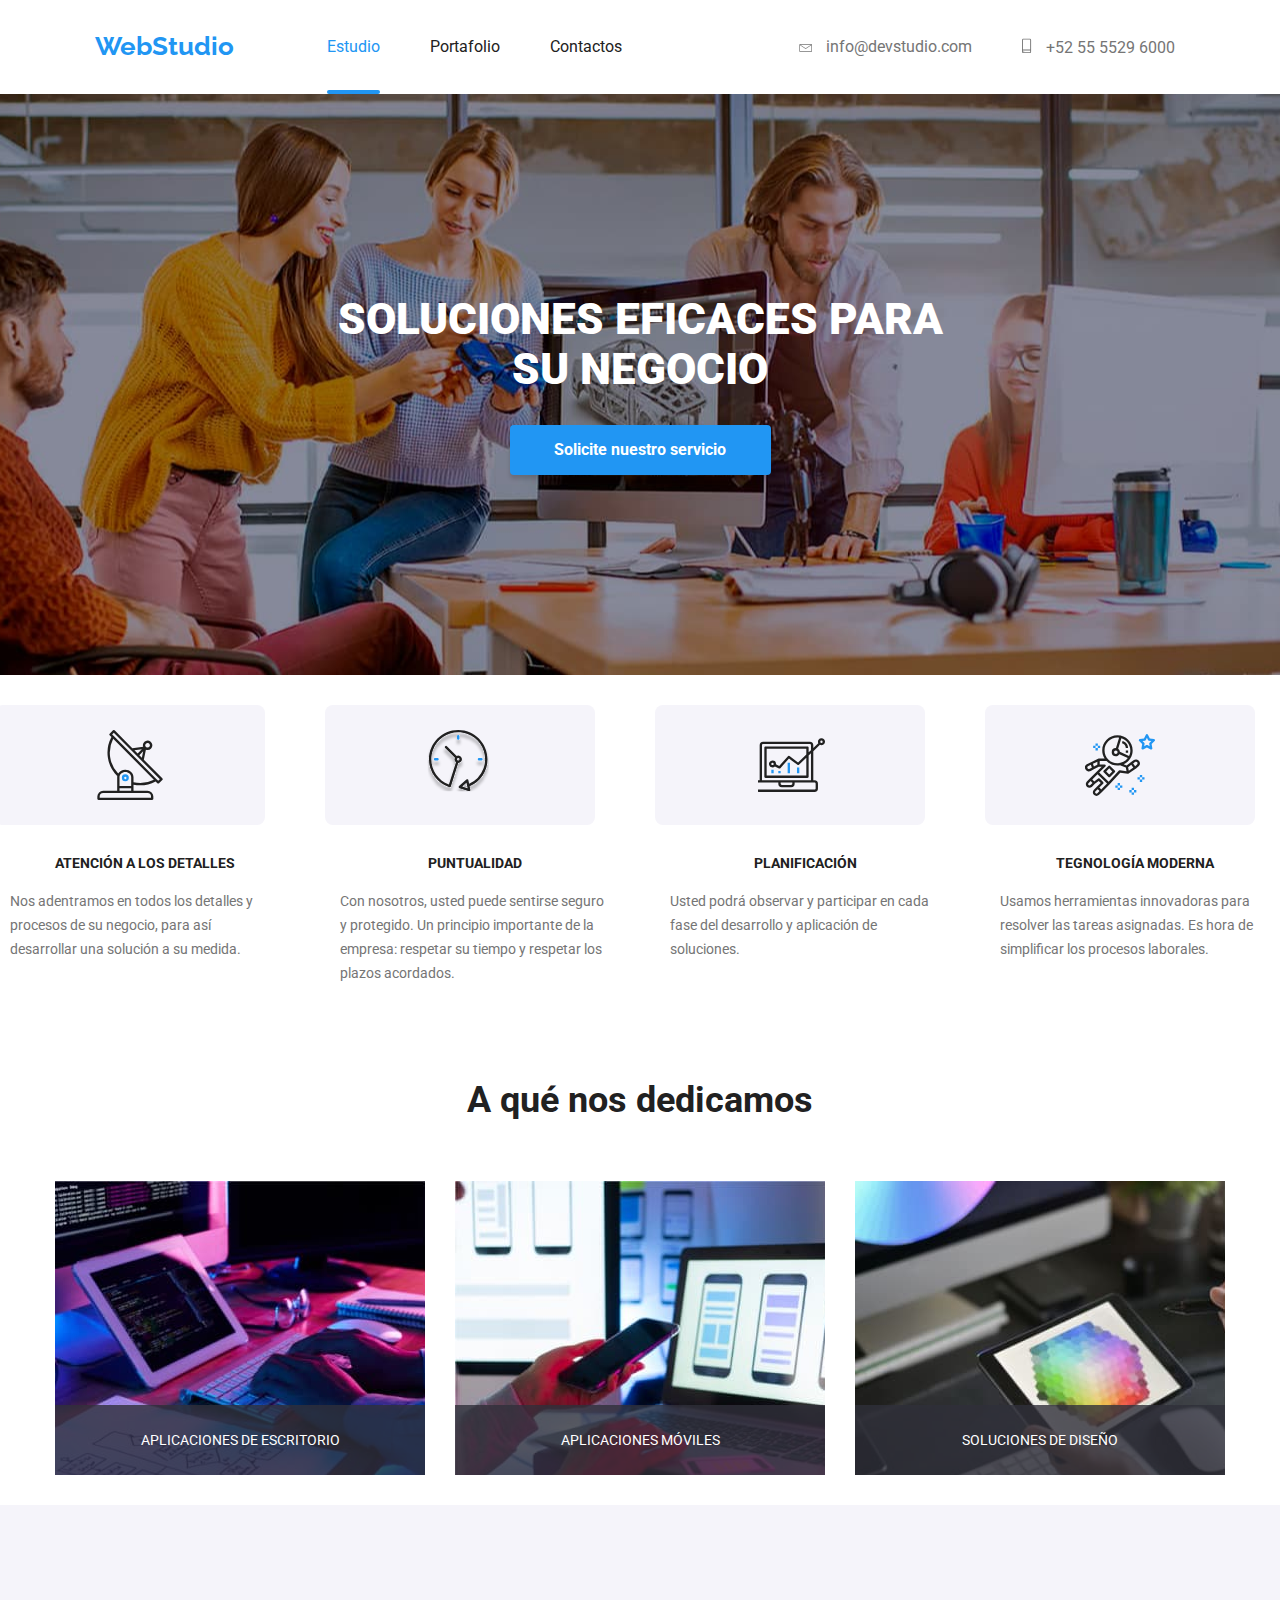
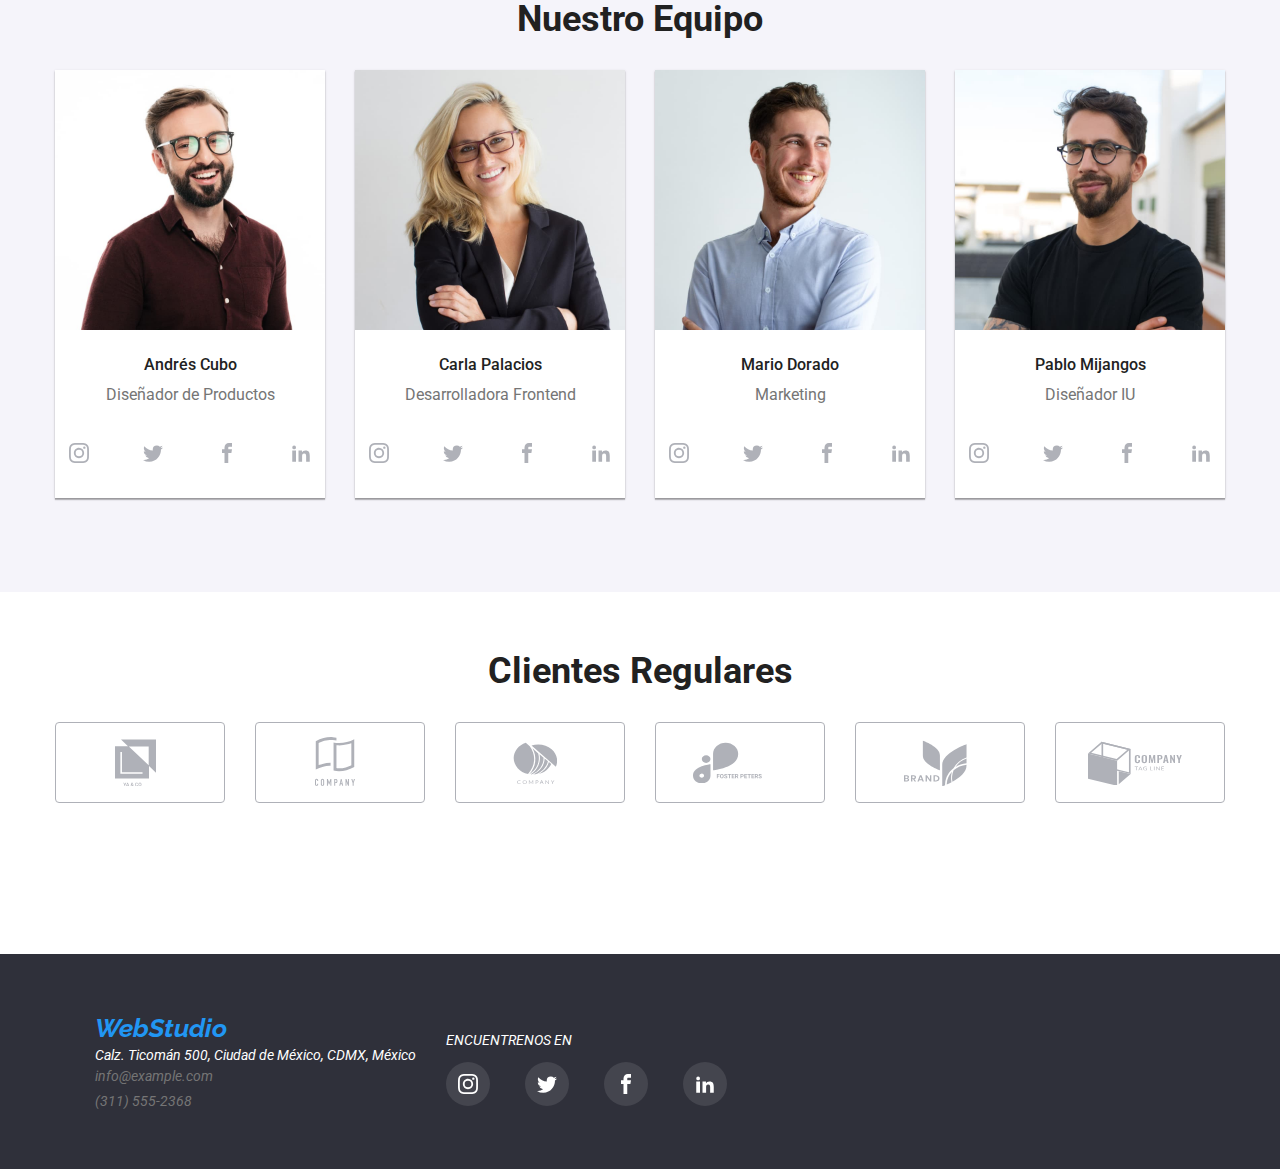
<file: index.html>
<!DOCTYPE html>
<html lang="en">
  <head>
    <meta charset="UTF-8" />
    <meta http-equiv="X-UA-Compatible" content="IE=edge" />
    <meta name="viewport" content="width=device-width, initial-scale=1.0" />
    <title>goit-markup-hw-0</title>
    <link
      rel="stylesheet"
      href="https://cdnjs.cloudflare.com/ajax/libs/modern-normalize/1.0.0/modern-normalize.min.css"
    />
    <link rel="stylesheet" href="./css/styles.css" />
    <link rel="preconnect" href="https://fonts.googleapis.com" />
    <link rel="preconnect" href="https://fonts.gstatic.com" crossorigin />
    <link
      href="https://fonts.googleapis.com/css2?family=Raleway:wght@700&family=Roboto:wght@400;500;700;900&display=swap"
      rel="stylesheet"
    />
  </head>

  <body>
    <div class="container">
      <header>
        <nav>
          <ul class="menu">
            <li>
              <a href="./index.html" class="Logo">WebStudio</a>
            </li>
            <li class="link-list">
              <a href="./index.html" class="link current">Estudio</a>
            </li>
            <li class="link-list">
              <a href="./portfolio.html" class="link">Portafolio</a>
            </li>
            <li class="link-list"><a href="" class="link">Contactos</a></li>
          </ul>
        </nav>
        <div class="info">
          <a href="mailto:info@devstudio.com" class="mail-tel link-list">
            <svg class="icon" width="16" height="12">
              <use href="images/icons.svg#envelope"></use>
            </svg>
            info@devstudio.com
          </a>
          <a href="tel:+525555296000" class="mail-tel link-list">
            <svg class="icon" width="10" height="16">
              <use href="images/icons.svg#mobile"></use>
            </svg>
            +52 55 5529 6000</a
          >
        </div>
      </header>
    </div>

    <div class="information">
      <div class="title">
        <h1>SOLUCIONES EFICACES PARA <br />SU NEGOCIO</h1>
        <button type="button" class="button">Solicite nuestro servicio</button>
      </div>
    </div>

    <div class="container">
      <ul class="list">
        <li>
          <div class="icon-info">
            <svg width="70" height="70">
              <use href="images/icons.svg#antena"></use>
            </svg>
          </div>
          <h4>ATENCIÓN A LOS DETALLES</h4>
          <p class="text">
            Nos adentramos en todos los detalles y procesos de su negocio, para
            así desarrollar una solución a su medida.
          </p>
        </li>
        <li>
          <div class="icon-info">
            <svg width="70" height="70">
              <use href="images/icons.svg#clock"></use>
            </svg>
          </div>
          <h4>PUNTUALIDAD</h4>
          <p class="text">
            Con nosotros, usted puede sentirse seguro y protegido. Un principio
            importante de la empresa: respetar su tiempo y respetar los plazos
            acordados.
          </p>
        </li>
        <li>
          <div class="icon-info">
            <svg width="70" height="70">
              <use href="images/icons.svg#diagrama"></use>
            </svg>
          </div>
          <h4>PLANIFICACIÓN</h4>
          <p class="text">
            Usted podrá observar y participar en cada fase del desarrollo y
            aplicación de soluciones.
          </p>
        </li>
        <li>
          <div class="icon-info">
            <svg width="70" height="70">
              <use href="images/icons.svg#astronauta"></use>
            </svg>
          </div>
          <h4>TEGNOLOGÍA MODERNA</h4>
          <p class="text">
            Usamos herramientas innovadoras para resolver las tareas asignadas.
            Es hora de simplificar los procesos laborales.
          </p>
        </li>
      </ul>
    </div>

    <div class="container">
      <h2>A qué nos dedicamos</h2>
      <ul class="list">
        <li class="box one">
          <div class="text-dedi">
            <p>APLICACIONES DE ESCRITORIO</p>
          </div>
        </li>
        <li class="box two">
          <div class="text-dedi">
            <p>APLICACIONES MÓVILES</p>
          </div>
        </li>
        <li class="box three">
          <div class="text-dedi">
            <p>SOLUCIONES DE DISEÑO</p>
          </div>
        </li>
      </ul>
    </div>

    <div class="team-wrap">
      <div class="container">
        <h2>Nuestro Equipo</h2>
        <ul class="list">
          <li class="list-people box-people">
            <figure>
              <img
                src="images/imagen4.jpg"
                alt="Andrés Cubo Diseñador"
                width="270"
              />
              <figcaption>
                <h5>Andrés Cubo</h5>
                <p class="text-face">Diseñador de Productos</p>
              </figcaption>
            </figure>
            <ul class="list">
              <li class="social">
                <svg class="social-font" width="20" height="20">
                  <use href="images/icons.svg#instagram"></use>
                </svg>
              </li>
              <li class="social">
                <svg class="" width="20" height="20">
                  <use href="images/icons.svg#twitter"></use>
                </svg>
              </li>
              <li class="social">
                <svg class="" width="20" height="20">
                  <use href="images/icons.svg#facebook"></use>
                </svg>
              </li>
              <li class="social">
                <svg class="social-font" width="20" height="20">
                  <use href="images/icons.svg#linkedin"></use>
                </svg>
              </li>
            </ul>
          </li>
          <li class="list-people box-people">
            <figure>
              <img
                src="images/imagen5.jpg"
                alt="Carla Palacios Desarrolladora"
                width="270"
              />
              <figcaption>
                <h5>Carla Palacios</h5>
                <p class="text-face">Desarrolladora Frontend</p>
              </figcaption>
            </figure>
            <ul class="list">
              <li class="social">
                <svg class="social-font" width="20" height="20">
                  <use href="images/icons.svg#instagram"></use>
                </svg>
              </li>
              <li class="social">
                <svg class="social-font" width="20" height="20">
                  <use href="images/icons.svg#twitter"></use>
                </svg>
              </li>
              <li class="social">
                <svg class="social-font" width="20" height="20">
                  <use href="images/icons.svg#facebook"></use>
                </svg>
              </li>
              <li class="social">
                <svg class="social-font" width="20" height="20">
                  <use href="images/icons.svg#linkedin"></use>
                </svg>
              </li>
            </ul>
          </li>
          <li class="list-people box-people">
            <figure>
              <img
                src="images/imagen6.jpg"
                alt="Mario Dorado Marketing"
                width="270"
              />
              <figcaption>
                <h5>Mario Dorado</h5>
                <p class="text-face">Marketing</p>
              </figcaption>
            </figure>
            <ul class="list">
              <li class="social">
                <svg class="social-font" width="20" height="20">
                  <use href="images/icons.svg#instagram"></use>
                </svg>
              </li>
              <li class="social">
                <svg class="social-font" width="20" height="20">
                  <use href="images/icons.svg#twitter"></use>
                </svg>
              </li>
              <li class="social">
                <svg class="social-font" width="20" height="20">
                  <use href="images/icons.svg#facebook"></use>
                </svg>
              </li>
              <li class="social">
                <svg class="social-font" width="20" height="20">
                  <use href="images/icons.svg#linkedin"></use>
                </svg>
              </li>
            </ul>
          </li>
          <li class="list-people box-people">
            <figure>
              <img
                src="images/imagen7.jpg"
                alt="Pablo Mijangos Diseñador"
                width="270"
              />
              <figcaption>
                <h5>Pablo Mijangos</h5>
                <p class="text-face">Diseñador IU</p>
              </figcaption>
            </figure>
            <ul class="list">
              <li class="social">
                <svg class="" width="20" height="20">
                  <use href="images/icons.svg#instagram"></use>
                </svg>
              </li>
              <li class="social">
                <svg class="" width="20" height="20">
                  <use href="images/icons.svg#twitter"></use>
                </svg>
              </li>
              <li class="social">
                <svg class="" width="20" height="20">
                  <use href="images/icons.svg#facebook"></use>
                </svg>
              </li>
              <li class="social">
                <svg class="" width="20" height="20">
                  <use href="images/icons.svg#linkedin"></use>
                </svg>
              </li>
            </ul>
          </li>
        </ul>
      </div>
    </div>

    <div class="container client-reg">
      <h2 class="client">Clientes Regulares</h2>
      <ul class="list">
        <li>
          <a href="" class="companies-icon">
            <svg class="icon" width="41" height="47">
              <use href="images/icons.svg#ya-co"></use>
            </svg>
          </a>
        </li>
        <li>
          <a href="" class="companies-icon">
            <svg class="icon" width="40" height="52">
              <use href="images/icons.svg#company"></use>
            </svg>
          </a>
        </li>
        <li>
          <a href="" class="companies-icon">
            <svg class="icon" width="44" height="42">
              <use href="images/icons.svg#company-circle"></use>
            </svg>
          </a>
        </li>
        <li>
          <a href="" class="companies-icon">
            <svg class="icon" width="85" height="41">
              <use href="images/icons.svg#foster"></use>
            </svg>
          </a>
        </li>
        <li>
          <a href="" class="companies-icon">
            <svg class="icon" width="63" height="46">
              <use href="images/icons.svg#brand"></use>
            </svg>
          </a>
        </li>
        <li>
          <a href="" class="companies-icon">
            <svg class="icon" width="94" height="44">
              <use href="images/icons.svg#company-tag"></use>
            </svg>
          </a>
        </li>
      </ul>
    </div>

    <footer class="footer">
      <address class="container list-footer">
        <ul>
          <li>
            <a
              href="https://landres252.github.io/goit-markup-hw-01/"
              class="Logo"
              >WebStudio</a
            >
          </li>
          <li>
            <a class="address"
              >Calz. Ticomán 500, Ciudad de México, CDMX, México</a
            >
          </li>
          <li>
            <a href="mailto:info@example.com" class="mail-tel"
              >info@example.com</a
            >
          </li>
          <li class="tel">
            <a href="tel:+13115552368" class="mail-tel">(311) 555-2368</a>
          </li>
        </ul>
        <div class="find-footer">
          <p class="find">ENCUENTRENOS EN</p>
          <ul class="list">
            <li class="social-footer">
              <a href="" class="social-links">
                <svg class="social-font-footer" width="20" height="20">
                  <use href="images/icons.svg#instagram"></use>
                </svg>
              </a>
            </li>
            <li class="social-footer">
              <svg class="social-font-footer" width="20" height="20">
                <use href="images/icons.svg#twitter"></use>
              </svg>
            </li>
            <li class="social-footer">
              <svg class="social-font-footer" width="20" height="20">
                <use href="images/icons.svg#facebook"></use>
              </svg>
            </li>
            <li class="social-footer">
              <svg class="social-font-footer" width="20" height="20">
                <use href="images/icons.svg#linkedin"></use>
              </svg>
            </li>
          </ul>
        </div>
      </address>
    </footer>
  </body>
</html>
</file>
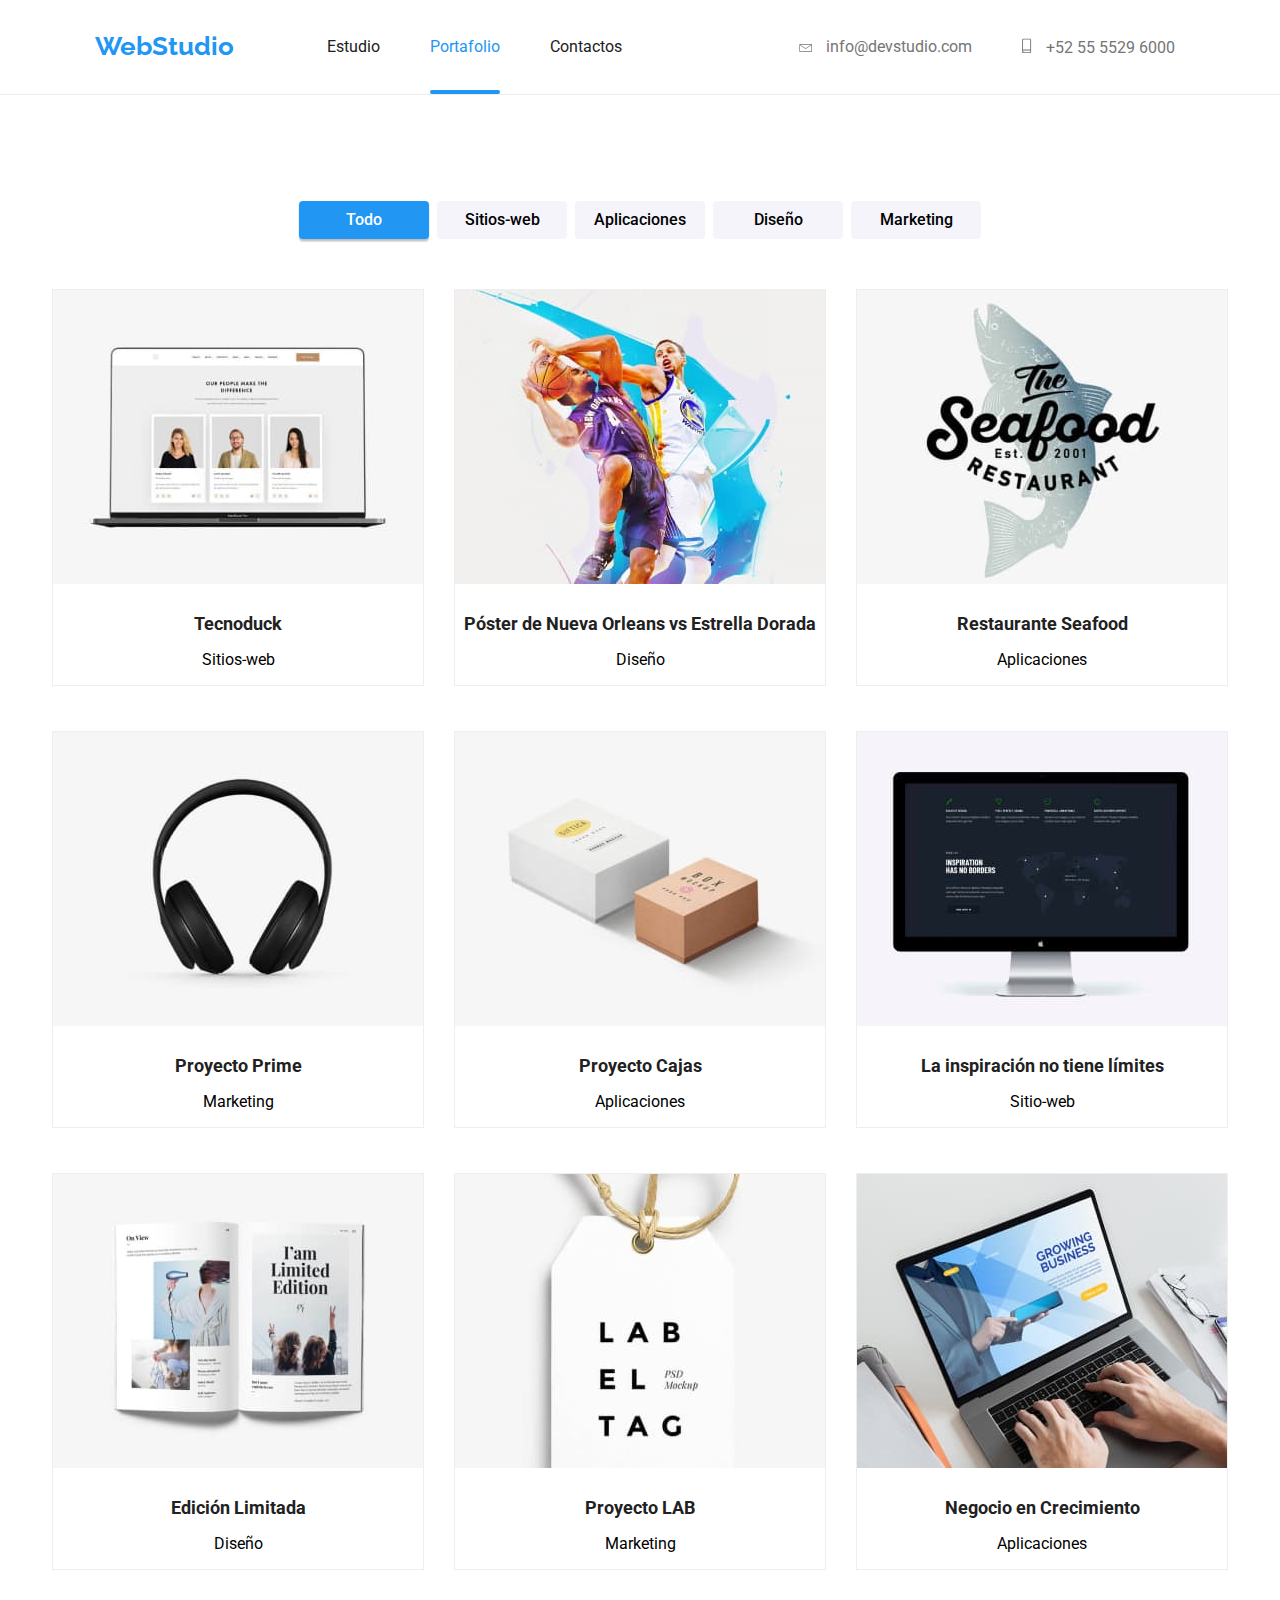
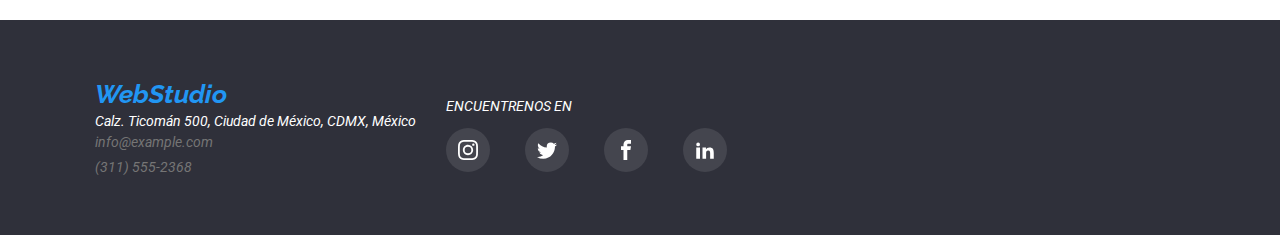
<file: portfolio.html>
<!DOCTYPE html>
<html lang="en">
  <head>
    <meta charset="UTF-8" />
    <meta http-equiv="X-UA-Compatible" content="IE=edge" />
    <meta name="viewport" content="width=device-width, initial-scale=1.0" />
    <title>Portafolio</title>
    <link
      rel="stylesheet"
      href="https://cdnjs.cloudflare.com/ajax/libs/modern-normalize/1.0.0/modern-normalize.min.css"
    />
    <link rel="stylesheet" href="./css/styles.css" />
    <link rel="preconnect" href="https://fonts.googleapis.com" />
    <link rel="preconnect" href="https://fonts.gstatic.com" crossorigin />
    <link
      href="https://fonts.googleapis.com/css2?family=Raleway:wght@700&family=Roboto:wght@400;500;700;900&display=swap"
      rel="stylesheet"
    />
  </head>
  <body>
    <div class="container">
      <header>
        <nav>
          <ul class="menu">
            <li>
              <a href="./index.html" class="Logo">WebStudio</a>
            </li>
            <li class="link-list">
              <a href="./index.html" class="link">Estudio</a>
            </li>
            <li class="link-list">
              <a href="./portfolio.html" class="link current">Portafolio</a>
            </li>
            <li class="link-list"><a href="" class="link">Contactos</a></li>
          </ul>
        </nav>
        <div class="info">
          <a href="mailto:info@devstudio.com" class="mail-tel link-list">
            <svg class="icon" width="16" height="12">
              <use href="images/icons.svg#envelope"></use>
            </svg>
            info@devstudio.com
          </a>
          <a href="tel:+525555296000" class="mail-tel link-list">
            <svg class="icon" width="10" height="16">
              <use href="images/icons.svg#mobile"></use>
            </svg>
            +52 55 5529 6000</a
          >
        </div>
      </header>
    </div>
    <div class="border">
      <div class="container buttons">
        <button type="button" class="button-portfolio actual">Todo</button>
        <button type="button" class="button-portfolio">Sitios-web</button>
        <button type="button" class="button-portfolio">Aplicaciones</button>
        <button type="button" class="button-portfolio">Diseño</button>
        <button type="button" class="button-portfolio">Marketing</button>
      </div>

      <div class="container-2 images-portfolio">
        <ul class="list">
          <li>
            <a>
              <div class="marginal">
                <div class="box-transform">
                  <img src="./images/ima1.jpg" alt="Sitios-web" width="370" />
                  <div class="transform">
                    <span class="text-transform">
                      Tecnoduck es una plataforma de distribución de coronavirus
                      de última generación. Las compañías usan esta plataforma
                      para el espionaje digital y los ataques a los servidores
                      seguros de la competencia.
                    </span>
                  </div>
                </div>
                <h5 class="text-names">Tecnoduck</h5>
                <p class="text-descriptions">Sitios-web</p>
              </div>
            </a>
          </li>
          <li>
            <a>
              <div class="marginal">
                <div class="box-transform">
                  <img
                    src="./images/ima2.jpg"
                    alt="Poster-Nueva-Orleans"
                    width="370"
                  />
                  <div class="transform">
                    <span class="text-transform">
                      Tecnoduck es una plataforma de distribución de coronavirus
                      de última generación. Las compañías usan esta plataforma
                      para el espionaje digital y los ataques a los servidores
                      seguros de la competencia.
                    </span>
                  </div>
                </div>
                <h5 class="text-names">
                  Póster de Nueva Orleans vs Estrella Dorada
                </h5>
                <p>Diseño</p>
              </div>
            </a>
          </li>
          <li>
            <a>
              <div class="marginal">
                <div class="box-transform">
                  <img
                    src="./images/ima3.jpg"
                    alt="Restaurante-marino"
                    width="370"
                  />
                  <div class="transform">
                    <span class="text-transform">
                      Tecnoduck es una plataforma de distribución de coronavirus
                      de última generación. Las compañías usan esta plataforma
                      para el espionaje digital y los ataques a los servidores
                      seguros de la competencia.
                    </span>
                  </div>
                </div>
                <h5 class="text-names">Restaurante Seafood</h5>
                <p>Aplicaciones</p>
              </div>
            </a>
          </li>
          <li>
            <a>
              <div class="marginal">
                <div class="box-transform">
                  <img src="./images/ima4.jpg" alt="Audifonos" width="370" />
                  <div class="transform">
                    <span class="text-transform">
                      Tecnoduck es una plataforma de distribución de coronavirus
                      de última generación. Las compañías usan esta plataforma
                      para el espionaje digital y los ataques a los servidores
                      seguros de la competencia.
                    </span>
                  </div>
                </div>
                <h5 class="text-names">Proyecto Prime</h5>
                <p>Marketing</p>
              </div>
            </a>
          </li>
          <li>
            <a>
              <div class="marginal">
                <div class="box-transform">
                  <img src="./images/ima5.jpg" alt="Dos-Cajas" width="370" />
                  <div class="transform">
                    <span class="text-transform">
                      Tecnoduck es una plataforma de distribución de coronavirus
                      de última generación. Las compañías usan esta plataforma
                      para el espionaje digital y los ataques a los servidores
                      seguros de la competencia.
                    </span>
                  </div>
                </div>
                <h5 class="text-names">Proyecto Cajas</h5>
                <p>Aplicaciones</p>
              </div>
            </a>
          </li>
          <li>
            <a>
              <div class="marginal">
                <div class="box-transform">
                  <img
                    src="./images/ima6.jpg"
                    alt="Pantalla-inspiración"
                    width="370"
                  />
                  <div class="transform">
                    <span class="text-transform">
                      Tecnoduck es una plataforma de distribución de coronavirus
                      de última generación. Las compañías usan esta plataforma
                      para el espionaje digital y los ataques a los servidores
                      seguros de la competencia.
                    </span>
                  </div>
                </div>
                <h5 class="text-names">La inspiración no tiene límites</h5>
                <p>Sitio-web</p>
              </div>
            </a>
          </li>
          <li>
            <a>
              <div class="marginal">
                <div class="box-transform">
                  <img
                    src="./images/ima7.jpg"
                    alt="Libro-Edición-Limitada"
                    width="370"
                  />
                  <div class="transform">
                    <span class="text-transform">
                      Tecnoduck es una plataforma de distribución de coronavirus
                      de última generación. Las compañías usan esta plataforma
                      para el espionaje digital y los ataques a los servidores
                      seguros de la competencia.
                    </span>
                  </div>
                </div>
                <h5 class="text-names">Edición Limitada</h5>
                <p>Diseño</p>
              </div>
            </a>
          </li>
          <li>
            <a>
              <div class="marginal">
                <div class="box-transform">
                  <img src="./images/ima8.jpg" alt="Label" width="370" />
                  <div class="transform">
                    <span class="text-transform">
                      Tecnoduck es una plataforma de distribución de coronavirus
                      de última generación. Las compañías usan esta plataforma
                      para el espionaje digital y los ataques a los servidores
                      seguros de la competencia.
                    </span>
                  </div>
                </div>
                <h5 class="text-names">Proyecto LAB</h5>
                <p>Marketing</p>
              </div>
            </a>
          </li>
          <li>
            <a>
              <div class="marginal">
                <div class="box-transform">
                  <img
                    src="./images/ima9.jpg"
                    alt="Laptop-negocio"
                    width="370"
                  />
                  <div class="transform">
                    <span class="text-transform">
                      Tecnoduck es una plataforma de distribución de coronavirus
                      de última generación. Las compañías usan esta plataforma
                      para el espionaje digital y los ataques a los servidores
                      seguros de la competencia.
                    </span>
                  </div>
                </div>
                <h5 class="text-names">Negocio en Crecimiento</h5>
                <p>Aplicaciones</p>
              </div>
            </a>
          </li>
        </ul>
      </div>
    </div>

    <footer class="footer">
      <address class="container list-footer">
        <ul>
          <li>
            <a
              href="https://landres252.github.io/goit-markup-hw-01/"
              class="Logo"
              >WebStudio</a
            >
          </li>
          <li>
            <a class="address"
              >Calz. Ticomán 500, Ciudad de México, CDMX, México</a
            >
          </li>
          <li>
            <a href="mailto:info@example.com" class="mail-tel"
              >info@example.com</a
            >
          </li>
          <li class="tel">
            <a href="tel:+13115552368" class="mail-tel">(311) 555-2368</a>
          </li>
        </ul>
        <div class="find-footer">
          <p class="find">ENCUENTRENOS EN</p>
          <ul class="list">
            <li class="social-footer">
              <a href="" class="social-links">
                <svg class="social-font-footer" width="20" height="20">
                  <use href="images/icons.svg#instagram"></use>
                </svg>
              </a>
            </li>
            <li class="social-footer">
              <svg class="social-font-footer" width="20" height="20">
                <use href="images/icons.svg#twitter"></use>
              </svg>
            </li>
            <li class="social-footer">
              <svg class="social-font-footer" width="20" height="20">
                <use href="images/icons.svg#facebook"></use>
              </svg>
            </li>
            <li class="social-footer">
              <svg class="social-font-footer" width="20" height="20">
                <use href="images/icons.svg#linkedin"></use>
              </svg>
            </li>
          </ul>
        </div>
      </address>
    </footer>
  </body>
</html>
</file>
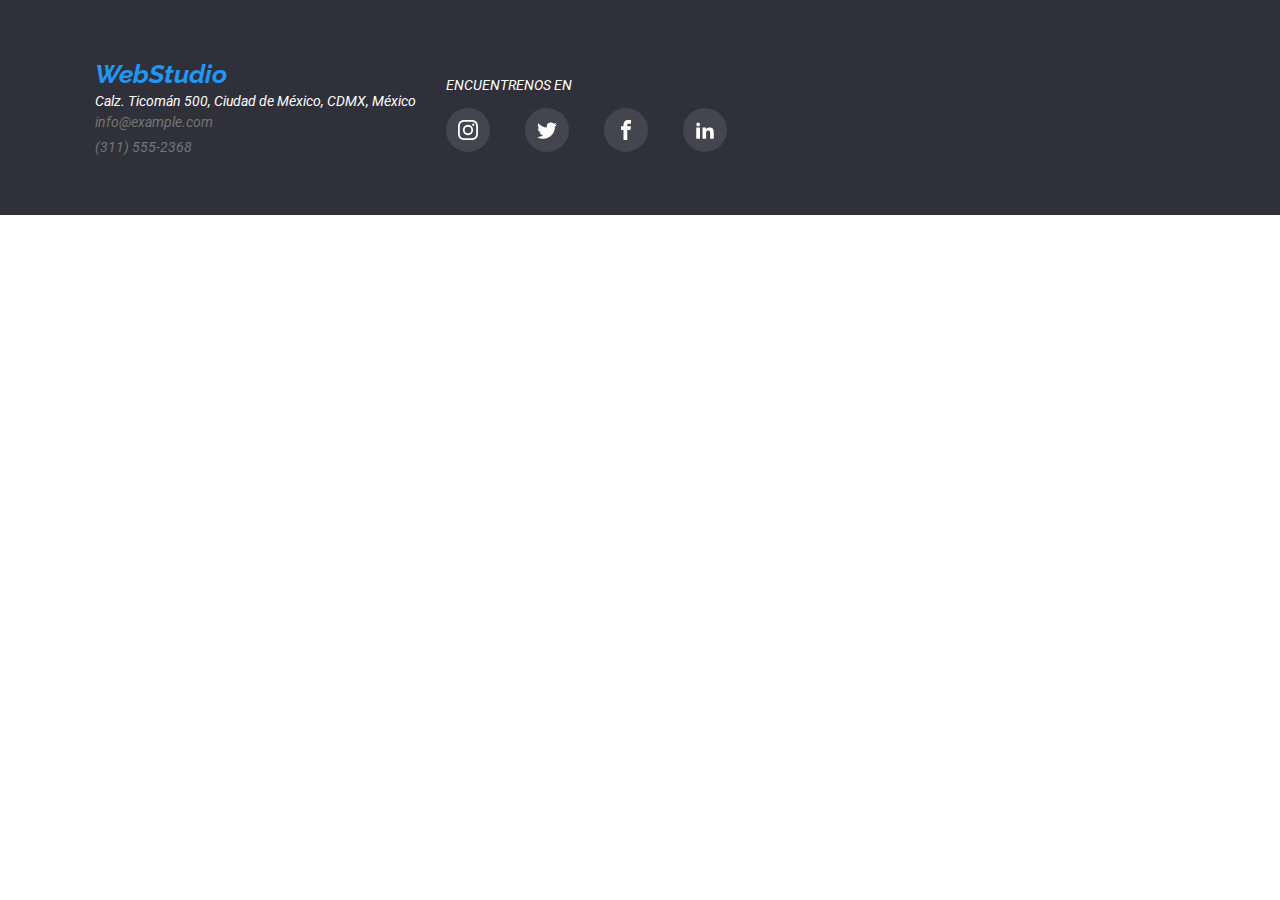
<file: try.html>
<!DOCTYPE html>
<html lang="en">
  <head>
    <meta charset="UTF-8" />
    <meta http-equiv="X-UA-Compatible" content="IE=edge" />
    <meta name="viewport" content="width=device-width, initial-scale=1.0" />
    <title>Document</title>
    <link
      rel="stylesheet"
      href="https://cdnjs.cloudflare.com/ajax/libs/modern-normalize/1.0.0/modern-normalize.min.css"
    />
    <link rel="stylesheet" href="./css/styles.css" />
    <link rel="preconnect" href="https://fonts.googleapis.com" />
    <link rel="preconnect" href="https://fonts.gstatic.com" crossorigin />
    <link
      href="https://fonts.googleapis.com/css2?family=Raleway:wght@700&family=Roboto:wght@400;500;700;900&display=swap"
      rel="stylesheet"
    />
  </head>
  <body>
    <footer class="footer">
      <address class="container list-footer">
        <ul>
          <li>
            <a
              href="https://landres252.github.io/goit-markup-hw-01/"
              class="Logo asda"
              >WebStudio</a
            >
          </li>
          <li>
            <a class="address"
              >Calz. Ticomán 500, Ciudad de México, CDMX, México</a
            >
          </li>
          <li>
            <a href="mailto:info@example.com" class="mail-tel"
              >info@example.com</a
            >
          </li>
          <li class="tel">
            <a href="tel:+13115552368" class="mail-tel">(311) 555-2368</a>
          </li>
        </ul>
        <div class="find-footer">
          <p class="find">ENCUENTRENOS EN</p>
          <ul class="list">
            <li class="social-footer">
              <a href="" class="social-links">
                <svg class="social-font-footer" width="20" height="20">
                  <use href="images/icons.svg#instagram"></use>
                </svg>
              </a>
            </li>
            <li class="social-footer">
              <svg class="social-font-footer" width="20" height="20">
                <use href="images/icons.svg#twitter"></use>
              </svg>
            </li>
            <li class="social-footer">
              <svg class="social-font-footer" width="20" height="20">
                <use href="images/icons.svg#facebook"></use>
              </svg>
            </li>
            <li class="social-footer">
              <svg class="social-font-footer" width="20" height="20">
                <use href="images/icons.svg#linkedin"></use>
              </svg>
            </li>
          </ul>
        </div>
      </address>
    </footer>
  </body>
</html>
</file>
<file: css/styles.css>
:root {
    --brand-color: #2196F3;
    --background-color: #2F303A;
}
.icon {
    margin-right: 10px;
    fill: currentColor;
}

.social-links{
    width: 20px;
    height: 20px;
}
.social{
    width: 44px;
    height: 44px;
    border-radius: 50%;
    color: #afb1b8;
    fill: #afb1b8;;
    display: flex;
    align-items: center;
    justify-content: center;

    }
.social:hover, .social:focus {
    color: #afb1b8;
    fill: #ffffff;
    background-color: var(--brand-color);
    cursor: pointer;
}

.icon-info {
    width: 270px;
    height: 120px;
    border: none;
    border-radius: 8px;
    background-color: #F5F4FA;
    display: flex;
    align-items: center;
    justify-content: center;
    margin-top: 30px;
    margin-bottom: 30px;
}
body {
    font-family: 'Roboto', sans-serif;
}
.Logo {
    font-family: 'Raleway', sans-serif;
    color: var(--brand-color);
    font-weight: 700;
    font-size: 26px;
    text-decoration: none;
    margin-right: 93px;
}
.link:hover, .link:focus {
    color: var(--brand-color);
    cursor: pointer;

}
.link {
    color: #212121;
    text-decoration: none;
    position: relative;
}
.link-list {
    margin-top: auto;
    margin-bottom: auto;
    margin-right: 50px;
    margin-left: 0px;
}
.mail-tel:hover {
    color: var(--brand-color);
    cursor: pointer;
}
.mail-tel {
    color: #757575;
    text-decoration: none;
}
.information {
    color: #FFFFFF;
    background-image: url(../images/Fondo.jpg);
    background-position: center center;
    background-repeat: no-repeat;
    background-size: 1600px 600px;
    box-sizing: border-box;
    width: 100%;
    text-align: center;
    padding-top: 200px;
    padding-bottom: 200px;
}
h1 {
    margin: 0; 
    font-size: 44px;
    font-weight: 900;
}
.button {
    background-color: var(--brand-color);
    color: #FFFFFF;
    font-size: 16px;
    font-weight: 700;
    cursor: pointer;
    line-height: 188%;
    margin-top: 30px;
    box-shadow: 0px 4px 4px rgba(0, 0, 0, 0.15);
    border-radius: 4px;
    width: 261px;
    height: 50px;
    border: none;
}
h4 {
    color: #212121;
    font-size: 14px;
    font-weight: 700;
}
h2 {
    color: #212121;
    font-size: 36px;
    font-weight: 700;
    text-align: center;
    margin-top: 0px;
}
.text   {
    color: #757575;
    font-size: 14px;
    line-height: 171%;
    text-align: left;
    margin-right: 15px;
    margin-left: 15px;
    width: 270px;
    margin-bottom: 94px;
}
h5 {
    color: #212121;
    font-size: 16px;
    font-weight: 500;
    margin-bottom: 10px;
}
.text-face {
    font-size: 16px;
    color: #757575;
    margin-bottom: 30px;
}
.footer {
    background-color: var(--background-color);
    font-size: 14px;
    box-sizing: border-box;
    display: flex;
    width: 100%;
    }
.address {
    color: #FFFFFF;
    line-height: 171%;
    }
.find {
    color: #FFFFFF;
    font-size: 14px;
    font-weight: 700px;
}
.find-footer {
    display: flex;
    margin-left: 30px;
    flex-direction: column;
    justify-content: center;

}
.button-portfolio {
    background-color: #F5F4FA;
    font-weight: 500;
    font-size: 16px;
    cursor: pointer;
    margin-left: 4px;
    margin-right: 4px;
    border-radius: 4px;
    border: none;
    height: 38px;
    width: 130px;
}
.button-portfolio:hover, .button-portfolio:focus {
    background-color: var(--brand-color);
    color: #FFFFFF;
    cursor: pointer;
    box-shadow: 0px 3px 1px rgba(0, 0, 0, 0.1), 0px 1px 2px rgba(0, 0, 0, 0.08), 0px 2px 2px rgba(0, 0, 0, 0.12);
}

.actual {
    background-color: var(--brand-color);
    color: #FFFFFF;
    cursor: pointer;
    box-shadow: 0px 3px 1px rgba(0, 0, 0, 0.1), 0px 1px 2px rgba(0, 0, 0, 0.08), 0px 2px 2px rgba(0, 0, 0, 0.12);
}
.text-names {
    font-weight: 700;
    font-size: 18px;
}
.text-description {
    color: #757575;
    font-size: 16px;
}
.team-wrap {
    background-color: #F5F4FA;
    text-align: center;
    box-sizing: border-box;
    padding-top: 94px;
    padding-bottom: 94px;
}
.list {
    display: flex;
    list-style: none;
    text-align: center;
    justify-content: center;
    padding: 0;
    margin: 0;
    gap: 30px;
}
.list-footer {
    list-style: none;
    display: flex;
}

ul {
    margin: 0px;
}
.list-index {
    list-style: none;
    padding-top: 60px;
    padding-bottom: 60px;
    display: flex;
    flex-direction: column;
}
.list-footer > ul {
    list-style: none;
    padding-top: 60px;
    padding-bottom: 60px;
}
.menu, .info{
    display: flex;
    list-style: none;
    text-align: center;
}
header {
    display: flex;
    justify-content: space-between;
}
.info, .menu {
    margin-top: 32px;
    margin-bottom: 32px;

}
.container{
    width: 1200px;
    padding-left: 15px;
    padding-right: 15px;
    margin-left: auto;
    margin-right: auto;
    }
.container-2 {
    width: 100%;
    max-width: 1300px;
    padding-left: 15px;
    padding-right: 15px;
    margin-left: auto;
    margin-right: auto;
    display: flex;
    justify-content: center;
        }

.title  {
    box-sizing: border-box;
    width: 100%;
}
.img {
    position: relative;
    margin-left: 15px;
    margin-right: 15px;
    padding-top: 55px;
    padding-bottom: 94px;
}
.list-people {
    background-color: #FFFFFF;
    width: 270px;
    align-items: center;
    line-height: 0.84;
}
.box-people {
    width: 270px;
    height: 428px;
    box-shadow: 0px 1px 3px rgba(0, 0, 0, 0.12), 0px 1px 1px rgba(0, 0, 0, 0.14), 0px 2px 1px rgba(0, 0, 0, 0.2);
}
figure {
    padding: 0px;
    margin: 0px;
}

.images-portfolio > .list {
    display: flex;
    flex-wrap: wrap;
    width: 100%;
    padding-top: 0px;
    margin-bottom: 50px;
}

.buttons {
    display: flex;
    justify-content: center;
    margin-top: 106px;
    margin-bottom: 35px;
}
.social-media >li {
    margin-right: 10px;
    margin-top: 20px;
}

.box {
    width: 370px;
    height: 294px;
    border: none;
    margin-top: 30px;
    margin-bottom: 30px;
    display: flex;
    justify-content: flex-start;
    align-items: flex-end;
    
    }
.one {
    background-image: url(../images/imagen1.jpg);
    background-repeat: no-repeat;
}
.two {
    background-image: url(../images/imagen2.jpg);
    background-repeat: no-repeat;
}
.three {
    background-image: url(../images/imagen3.jpg);
    background-repeat: no-repeat;
}
.text-dedi {
    width: 370px;
    height: 70px;
    background: rgba(47, 48, 58, 0.8);
    color: white;
    font-size: 14px;
    font-weight: 700px;
    display: flex;
    justify-content: center;
    align-items: center;
}
.client>h2 {
    font-weight: 700px;
    font-size: 36px;
    margin-bottom: 0px;
}
.client-reg {
    padding-top: 59px;
    padding-bottom: 151px;
}
.companies-icon{
    display: flex;
    align-items: center;
    justify-content: center;
    width: 170px;
    height: 81px;
    border: 1px solid #AFB1B8;
    border-radius: 4px;
    color: #AFB1B8;

}
.companies-icon:hover, .companies-icon:focus {
    color: #2196F3;
    border: 1px solid #2196F3;
    cursor: pointer;
}
.tel {
    margin-top: 9px;
}
.social-footer {
    width: 44px;
    height: 44px;
    border-radius: 50%;
    color: #FFFFFF;
    background: rgba(255, 255, 255, 0.1);
    display: flex;
    align-items: center;
    justify-content: center;
    margin-left: 0px;
    margin-right: 5px;
}
.border {
    border-top: 1px solid #ECECEC;
}
.social-footer:hover, .soscial-footer:focus {
    color: #afb1b8;
    background-color: var(--brand-color);
    cursor: pointer;
}

.social-font-footer {
    fill: #FFFFFF;
}

.marginal {
    margin-top: 15px;
    border: 1px solid #EEEEEE;
}

.marginal:hover,
.marginal:focus {
    border: 1px solid #EEEEEE;
    box-shadow: 0px 1px 1px rgba(0, 0, 0, 0.12), 0px 4px 4px rgba(0, 0, 0, 0.06), 1px 4px 6px rgba(0, 0, 0, 0.16);
    cursor: pointer;
}

.box-transform  {
    position: relative;
    width: 100%;
    height: 294px;
    overflow: hidden;
    }
.transform {
    width: 100%;
    height: 294px;
    position: absolute;
    top: 0;
    background: rgba(33, 150, 243, 0.9);
    transform: translatey(100%);
    transition: transform 250ms;
    transition-timing-function: cubic-bezier(0.4, 0, 0.2, 1);
}   

.text-transform {
    font-weight: 400px;
    font-size: 18px;
    line-height: 156%;
    letter-spacing: 0.03em;
    text-align: left;
    position: absolute;
    color: #FFFFFF;
    top: 20%;
    right: 5%;
    left: 5%;
    
    }

.marginal:hover .transform {
    transform: translate(0);
}

.link.current {
    color: #2196F3;
}

.link.current::after {
    position: absolute;
    display: block;
    content: '';
    width: 100%;
    height: 4px;
    border-radius: 2px;
    bottom: -38px;
    background-color: #2196F3;
}


.backdrop {
    position: fixed;

    display: flex;
    align-items: center;
    justify-content: center;

    width: 100vw;
    height: 100vh;

    background-color: rgba(0, 0, 0, 0.2);
    ;

    top: 0;
    transition: opacity 250ms cubic-bezier(0.4, 0, 0.2, 1), visibility 250ms cubic-bezier(0.4, 0, 0.2, 1);
}

.backdrop.is-hidden {
    opacity: 0;
    visibility: hidden;
    pointer-events: none;
}

.backdrop.is-hidden .modal {
    transform: scale(2);
}

.modal {
    width: 528px;
    min-height: 581px;
    background-color: #ffffff;

    position: relative;
    transform: scale(1);
    transition: transform 250ms cubic-bezier(0.4, 0, 0.2, 1);
}

.close-btn {
    position: absolute;

    display: flex;
    align-items: center;
    justify-content: center;

    right: 8px;
    top: 8px;
    background-color: transparent;
    border-radius: 50%;
    width: 30px;
    height: 30px;
    border: 1px solid #000000;
}
</file>
